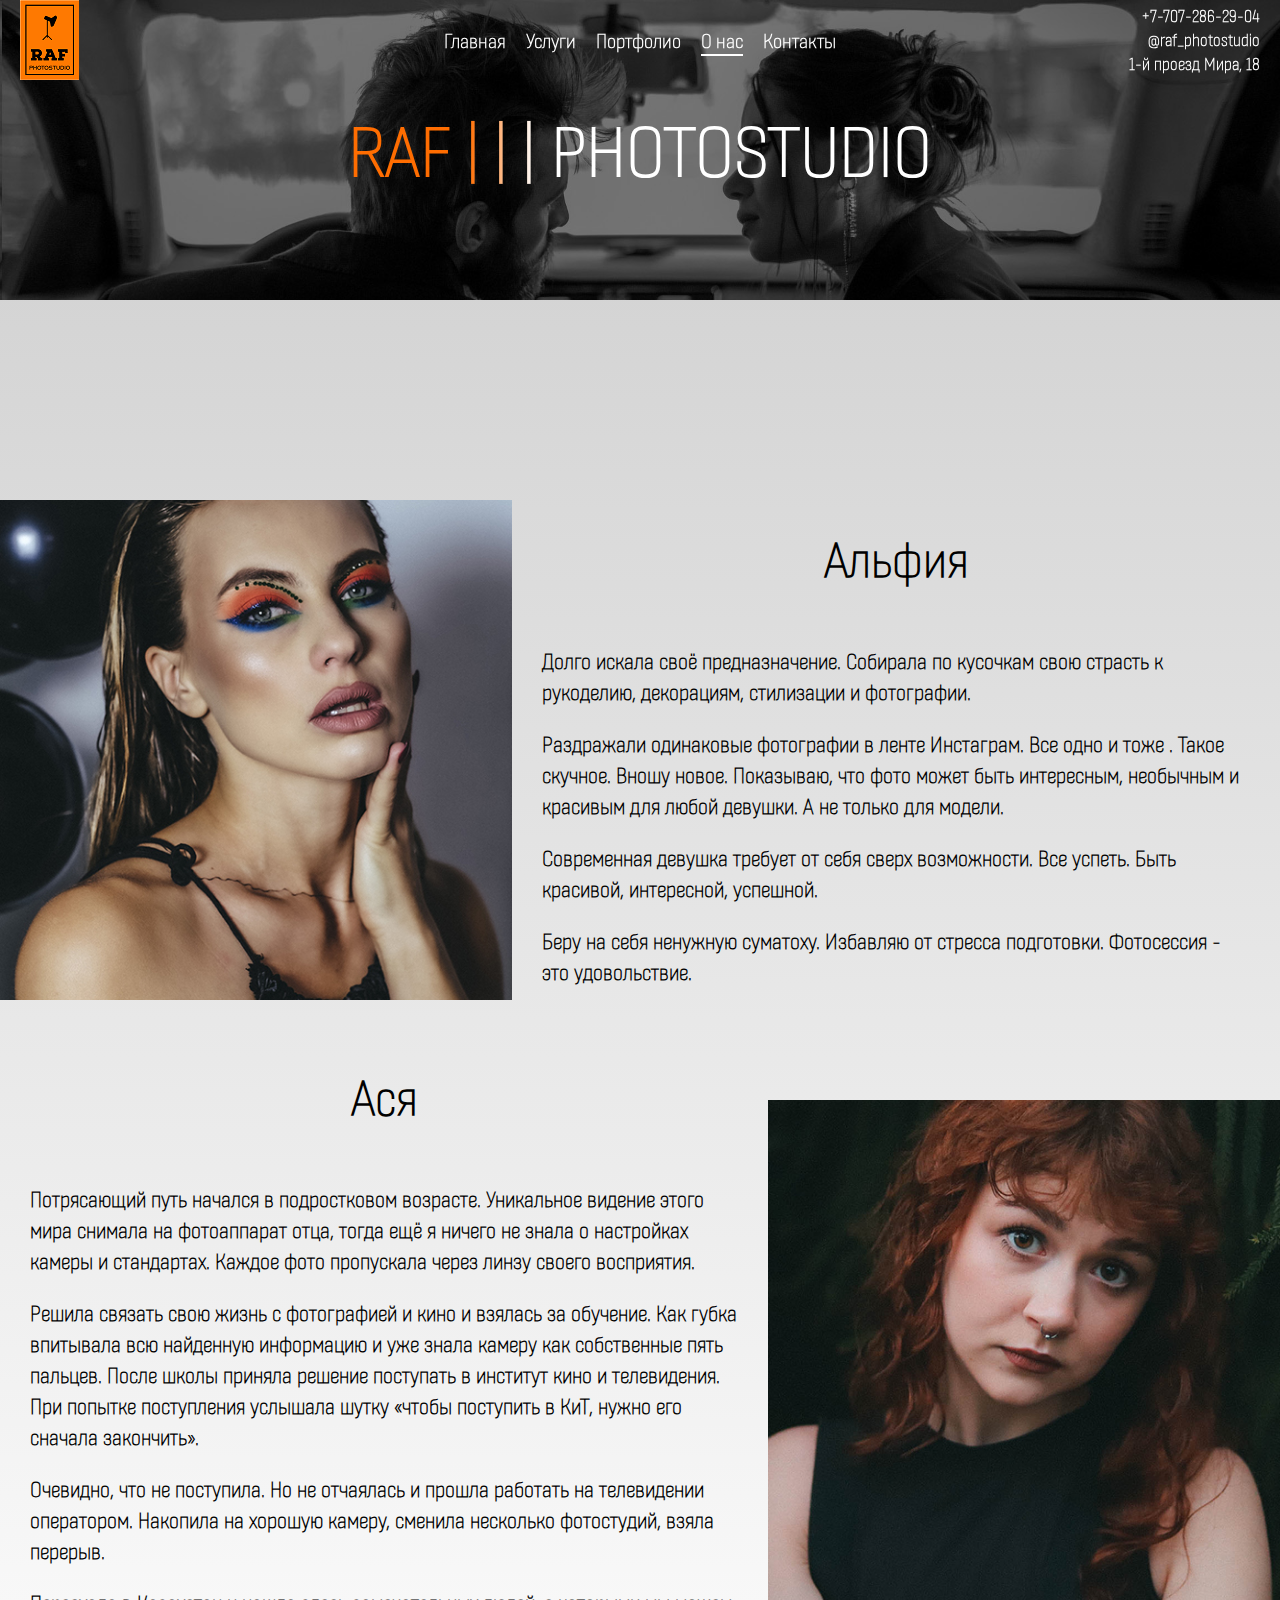
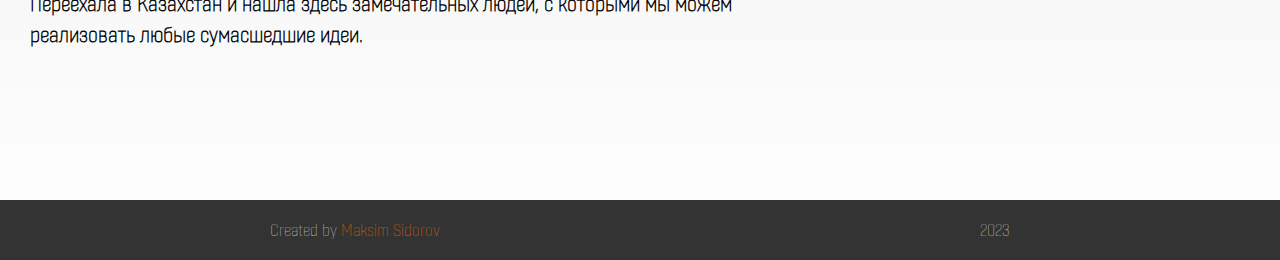
<file: about.html>
<!DOCTYPE html>
<html lang="en">
  <head>
    <meta charset="UTF-8" />
    <meta http-equiv="X-UA-Compatible" content="IE=edge" />
    <meta name="viewport" content="width=device-width, initial-scale=1.0" />
    <link rel="stylesheet" href="css/header.css" />
    <link rel="stylesheet" href="css/about.css" />
    <title>Document</title>
  </head>
  <body>
    <div class="banner">
      <div class="head-block">
        <h1>
          <strong>RAF <span>| | |</span> </strong>PHOTOSTUDIO
        </h1>
      </div>
      <header>
        <div class="logo">
          <img src="img/logo.png" alt="Логотип сайта" />
        </div>
        <nav>
          <div class="menu-container">
            <ul>
              <li><a href="index.html">Главная</a></li>
              <li><a href="price.html">Услуги</a></li>
              <li><a href="folio.html">Портфолио</a></li>
              <li class="active-link"><a href="">О нас</a></li>
              <li><a href="contacts.html">Контакты</a></li>
            </ul>
          </div>
        </nav>
        <div class="nav-contacts">
          <a href="tel:+77072862904">+7-707-286-29-04</a>
          <a href="https://instagram.com/raf_photostudio">@raf_photostudio</a>
          <a href="https://2gis.kz/petropavlovsk/geo/70030076175377295"
            >1-й проезд Мира, 18</a
          >
        </div>
        <div class="menu-toggle">
          <div class="line"></div>
          <div class="line"></div>
          <div class="line"></div>
        </div>
      </header>
    </div>
    <main>
      <div class="about-container first">
        <div
          class="photo"
          style="background-image: url('img/emps/alfia1.jpg')"
        ></div>
        <div class="text">
          <div class="text-head"><h1>Альфия</h1></div>
          <div class="text-body">
            <p>
              Долго искала своё предназначение. Cобирала по кусочкам свою
              страсть к рукоделию, декорациям, стилизации и фотографии.
              <p>
                Раздражали одинаковые фотографии в ленте Инстаграм. Все одно и
                тоже . Такое скучное. Вношу новое. Показываю, что фото может быть
                интересным, необычным и красивым для любой девушки. А не только
                для модели.
              </p>
              <p>
              Современная девушка требует от себя сверх возможности.
              Все успеть. Быть красивой, интересной, успешной. 
              </p>
              <p>
                Беру на себя ненужную суматоху. Избавляю от стресса подготовки. Фотосессия - это
                удовольствие.
              </p>
            </p>
          </div>
        </div>
      </div>
      <div class="about-container second">
        <div class="text">
          <div class="text-head"><h1>Ася</h1></div>
          <div class="text-body">
            <p>
              Потрясающий путь начался в подростковом возрасте. 
              Уникальное видение этого мира снимала на фотоаппарат отца, 
              тогда ещё я ничего не знала о настройках камеры и стандартах. 
              Каждое фото пропускала через линзу своего восприятия.
            </p>
            <p>
              Решила связать свою жизнь с фотографией и кино и взялась за обучение. 
Как губка впитывала всю найденную информацию и уже знала камеру как собственные пять пальцев.
 После школы приняла решение поступать в институт кино и телевидения. 
 При попытке поступления услышала шутку «чтобы поступить в КиТ, нужно его сначала закончить».
            </p>
            <p>
              Очевидно, что не поступила. Но не отчаялась и прошла работать на телевидении оператором. 
              Накопила на хорошую камеру, сменила несколько фотостудий, взяла перерыв. 
            </p>
            <p>
              Переехала в Казахстан и нашла здесь замечательных людей,
              с которыми мы можем реализовать любые сумасшедшие идеи.
            </p>



          </div>
        </div>
        <div
          class="photo"
          style="background-image: url('img/emps/asya1.jpg')"
        ></div>
      </div>
    </main>
    <footer>
      <p>
        Created by
        <a href="https://severmost.github.io/portfolio">Maksim Sidorov</a>
      </p>
      <p>2023</p>
    </footer>
    <script src="https://ajax.googleapis.com/ajax/libs/jquery/2.2.0/jquery.min.js"></script>
    <script src="js/menuscript.js"></script>
  </body>
</html>
</file>
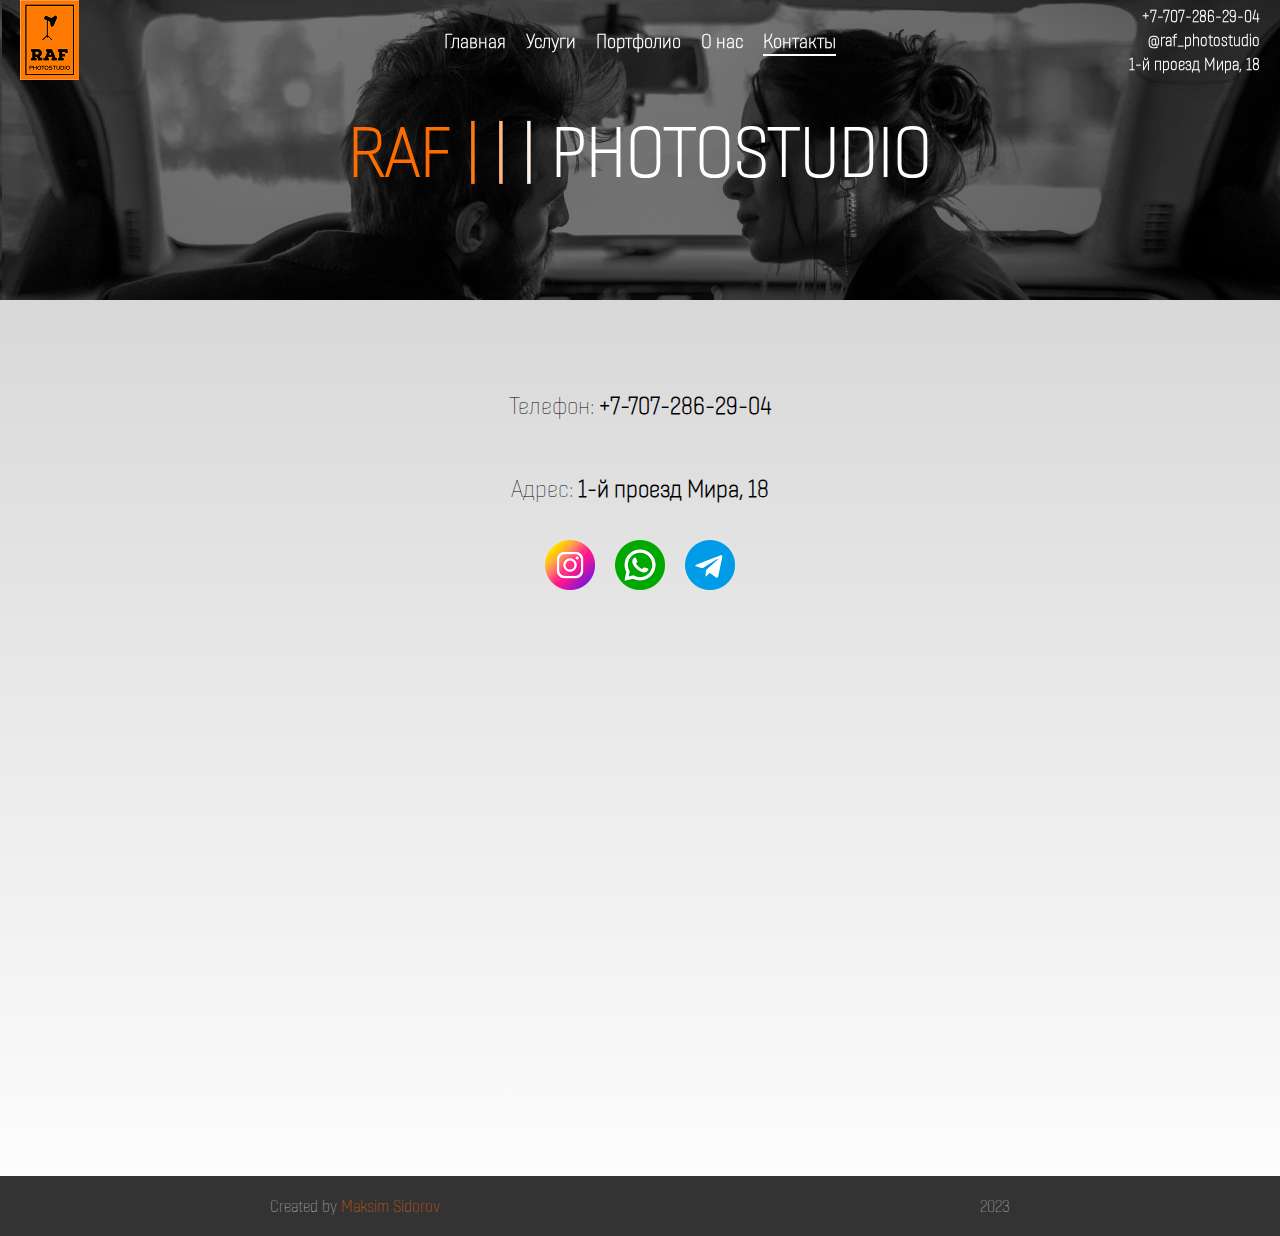
<file: contacts.html>
<!DOCTYPE html>
<html lang="en">
  <head>
    <meta charset="UTF-8" />
    <meta http-equiv="X-UA-Compatible" content="IE=edge" />
    <meta name="viewport" content="width=device-width, initial-scale=1.0" />
    <link rel="stylesheet" href="css/header.css" />
    <link rel="stylesheet" href="css/contacts.css" />
    <title>Document</title>
  </head>
  <body>
    <div class="banner">
      <div class="head-block">
        <h1>
          <strong>RAF <span>| | |</span> </strong>PHOTOSTUDIO
        </h1>
      </div>
      <header>
        <div class="logo">
          <img src="img/logo.png" alt="Логотип сайта" />
        </div>
        <nav>
          <div class="menu-container">
            <ul>
              <li><a href="index.html">Главная</a></li>
              <li><a href="price.html">Услуги</a></li>
              <li><a href="folio.html">Портфолио</a></li>
              <li><a href="about.html">О нас</a></li>
              <li class="active-link"><a href="">Контакты</a></li>
            </ul>
          </div>
        </nav>
        <div class="nav-contacts">
          <a href="tel:+77072862904">+7-707-286-29-04</a>
          <a href="https://instagram.com/raf_photostudio">@raf_photostudio</a>
          <a href="https://2gis.kz/petropavlovsk/geo/70030076175377295"
            >1-й проезд Мира, 18</a
          >
        </div>
        <div class="menu-toggle">
          <div class="line"></div>
          <div class="line"></div>
          <div class="line"></div>
        </div>
      </header>
    </div>
    <main>
      <div class="contacts-block">
        <h3>Телефон: <a href="tel:+77072862904">+7-707-286-29-04</a></h3>
        <h3>
          Адрес:
          <a href="https://2gis.kz/petropavlovsk/geo/70030076175377295"
            >1-й проезд Мира, 18</a
          >
        </h3>
        <div class="social">
          <a href="https://instagram.com/raf_photostudio"
            ><img src="img/icons/instagram.png" alt=""
          /></a>
          <a
            href="https://wa.me/77072862904?text=Здравствуйте!%20%0AПишу%20вам%20с%20сайта."
            ><img src="img/icons/whatsapp.png" alt=""
          /></a>
          <a href="https://t.me/"
            ><img src="img/icons/telegram.png" alt=""
          /></a>
        </div>
      </div>
      <iframe
        class="ymap"
        src="https://yandex.ru/map-widget/v1/?um=constructor%3Af3bf3dafafdeaa8f0080957be6f55375d8b2b10805bfafeed63b2311b34f03de&amp;source=constructor"
        width="100%"
        height="500"
        frameborder="0"
      ></iframe>
    </main>
    <footer>
      <p>
        Created by
        <a href="https://severmost.github.io/portfolio">Maksim Sidorov</a>
      </p>
      <p>2023</p>
    </footer>
    <script src="https://ajax.googleapis.com/ajax/libs/jquery/2.2.0/jquery.min.js"></script>
    <script src="js/menuscript.js"></script>
  </body>
</html>
</file>
<file: css/header.css>
html,
body {
  font-family: 'FE';
  margin: 0;
  padding: 0;
  box-sizing: border-box;
  background: linear-gradient(#ccc, #fff);
  -webkit-tap-highlight-color: rgba(255, 255, 255, 0);
  -webkit-tap-highlight-color: transparent;
}

/* ШАПКА */
.banner {
  background-image: url('../img/photos/banner3.jpg');
  position: relative;
  width: 100%;
  height: 300px;
  background-position: center;
  background-repeat: no-repeat;
  background-size: cover;
}
.head-block {
  position: absolute;
  display: flex;
  flex-direction: row;
  align-items: center;
  justify-content: space-around;
  width: 100%;
  height: 100%;
  top: 0;
  left: 0;
  background-color: rgba(0, 0, 0, 0.5);
  color: white;

  text-align: center;
}
.head-block h1 {
  font-size: 4.3rem;
}
.head-block h1 span {
  font-weight: bold;
  background: linear-gradient(90deg, #ff6d01, #fff);
  -webkit-background-clip: text;
  -webkit-text-fill-color: transparent;
}
.head-block h1 strong {
  color: #ff6d01;
}

header {
  /* background-color: #222; */
  font-weight: bold;
  color: white;
  display: flex;
  justify-content: space-between;
  align-items: center;
  padding: 0 20px;
  position: fixed;
  top: 0;
  left: 0;
  right: 0;
  z-index: 3;
  transition-property: all;
  transition-duration: 0.2s;
  transition-timing-function: linear;
}
header .logo {
  display: flex;
  align-items: center;
  width: 20%;
}
header .nav-contacts {
  width: 20%;
  display: flex;
  flex-direction: column;
}
.nav-contacts a {
  text-align: right;
  margin: 0;
  padding: 0;
  text-decoration: none;
  color: #fff;
}
.nav-contacts a:hover {
  color: #999;
}
header nav {
  align-self: center;
  justify-self: center;
}
header nav ul {
  list-style: none;
  display: flex;
  margin: 0;
  padding: 0;
}

header nav ul li {
  margin: 0 10px;
}

header nav ul li a {
  color: white;
  text-decoration: none;
  font-size: 1.2rem;
  transition: all 0.2s ease;
}
.active-link {
  position: relative;
}
.active-link:after {
  content: '';
  display: block;
  width: 100%;
  height: 2px;
  margin: 0;
  padding: 0;

  background-color: #fff;
  pointer-events: none;

  position: absolute;
  left: 0%;
  top: 100%;
}

header nav ul li a:hover {
  color: orange;
}

header .menu-toggle {
  display: none;
  cursor: pointer;
}

header .menu-toggle .line {
  width: 30px;
  height: 3px;
  background-color: white;
  margin: 5px;
  transition: all 0.2s ease;
}
header nav ul.active {
  display: flex;
  flex-direction: column;
  align-items: center;
  position: absolute;
  top: 0px;
  left: 40%;
  right: 0;
  background-color: #333;
}

header nav ul.active li {
  margin: 10px 0;
}

header nav ul.active li a {
  font-size: 1.3em;
  padding: 10px;
  border-radius: 5px;
  /* background-color: #555; */
  color: white;
  transition: all 0.2s ease;
}
header nav ul.active li a:hover {
  background-color: orange;
}

header .menu-toggle.active .line:nth-of-type(1) {
  transform: rotate(90deg) translate(-5px, 0px);
}

header .menu-toggle.active .line:nth-of-type(2) {
  transform: rotate(-90deg) translate(13px, 10px);
}

header .menu-toggle.active .line:nth-of-type(3) {
  transform: rotate(-90deg) translate(21px, 20px);
}

.none {
  display: none;
}

.block-title {
  margin: 0;
  width: 50%;
  color: #333;
}
.block-title div {
  /* background-color: #333; */
  position: relative;
}
.block-title h1 {
  font-family: 'FE';
  font-weight: bold;
  padding: 10px;
  display: block;
  font-size: 3.2rem;
  margin-bottom: 0;
}
footer {
  display: flex;
  width: 100%;
  background-color: #333;
  height: 60px;
  flex-direction: row;
  align-items: center;
  justify-content: space-around;
  color: #ddd;
}
footer a {
  text-decoration: none;
  color: #ff6d01;
}

@media (max-width: 1090px) {
  .head-block h1 {
    font-size: 3.5rem;
  }
}
@media (max-width: 960px) {
  .block-title {
    width: 75%;
    font-size: 20px;
  }
}

@media (max-width: 900px) {
  .head-block h1 {
    font-size: 2.2rem;
  }
}
@media (max-width: 768px) {
  header nav ul {
    display: none;
  }
  header .menu-toggle {
    display: block;
  }
  header .nav-contacts {
    display: none;
  }
  .head-block {
    flex-direction: column;
    justify-content: center;
    text-align: center;
  }
}

@media (max-width: 647px) {
  .block-title h1 {
    font-size: 30px;
  }
}
@media (max-width: 500px) {
  .head-block h1 {
    font-size: 2.5rem;
  }
}
@media (min-width: 769px) {
  header nav ul {
    display: flex;
  }
  header .menu-toggle {
    display: none;
  }
}
@font-face {
  font-family: 'FE';
  src: url('../fonts/FE.otf') format('opentype');
  font-weight: 100;
}

main {
  -webkit-touch-callout: none; /* iOS Safari */
  -webkit-user-select: none; /* Chrome/Safari/Opera */
  -khtml-user-select: none; /* Konqueror */
  -moz-user-select: none; /* Firefox */
  -ms-user-select: none; /* Internet Explorer/Edge */
  user-select: none; /* Non-prefixed version, currently
                                    not supported by any browser */
}

body::-webkit-scrollbar {
  width: 7px;
}

body::-webkit-scrollbar-track {
  -webkit-box-shadow: 5px 5px 5px -5px rgba(34, 60, 80, 0.2) inset;
  background-color: #ddd;
  border-radius: 10px;
}

body::-webkit-scrollbar-thumb {
  /* border-radius: 10px; */
  background: linear-gradient(
    180deg,
    rgba(255, 89, 0, 0.7),
    rgba(255, 89, 0, 0.7)
  );
}
</file>
<file: css/about.css>
main {
  margin-top: 200px;
  margin-bottom: 200px;
}
.about-container {
  margin: 0;
  margin-bottom: 100px;
  padding: 0;
  width: 100%;
  display: flex;
  flex-direction: row;
  height: 500px;
}
.photo {
  background-position: center;
  background-repeat: no-repeat;
  background-size: cover;
  width: 40%;
  height: 100%;
}
.text {
  width: 60%;
  height: 100%;
  display: flex;
  flex-direction: column;
  justify-content: center;
  align-items: center;
  text-align: left;
}
.text h1 {
  font-size: 3rem;
}
.text p {
  padding: 0 30px;
  font-size: 1.3rem;
  font-weight: bold;
}

@media (max-width: 930px) {
  main {
    margin-top: 100px;
  }
  .about-container {
    height: 1000px;
    margin-bottom: 0;
  }
  .about-container {
    flex-direction: column;
    justify-content: space-around;
  }
  .about-container.second {
    flex-direction: column-reverse;
  }
  .photo {
    height: 40%;
    width: 100%;
  }
  .text {
    height: 50%;
    width: 100%;
  }
  .text h1 {
    font-size: 1.7rem;
  }
  .text p {
    font-size: 1rem;
  }
}
</file>
<file: css/contacts.css>
.main {
}
.contacts-block {
  margin: 5% auto;
  width: 100%;
  display: flex;
  flex-direction: column;
  align-items: center;
  justify-content: center;
}
.contacts-block h3 {
  font-size: 1.5rem;
  display: block;
  font-weight: normal;
}
.contacts-block h3 a,
.contacts-block h3 span {
  text-decoration: none;
  color: black;
  font-weight: bold;
}
.social {
  display: flex;
  flex-direction: row;
  justify-content: space-between;
}
.contacts-block a img {
  margin: 10px;
  width: 50px;
  height: 50px;
}
</file>
